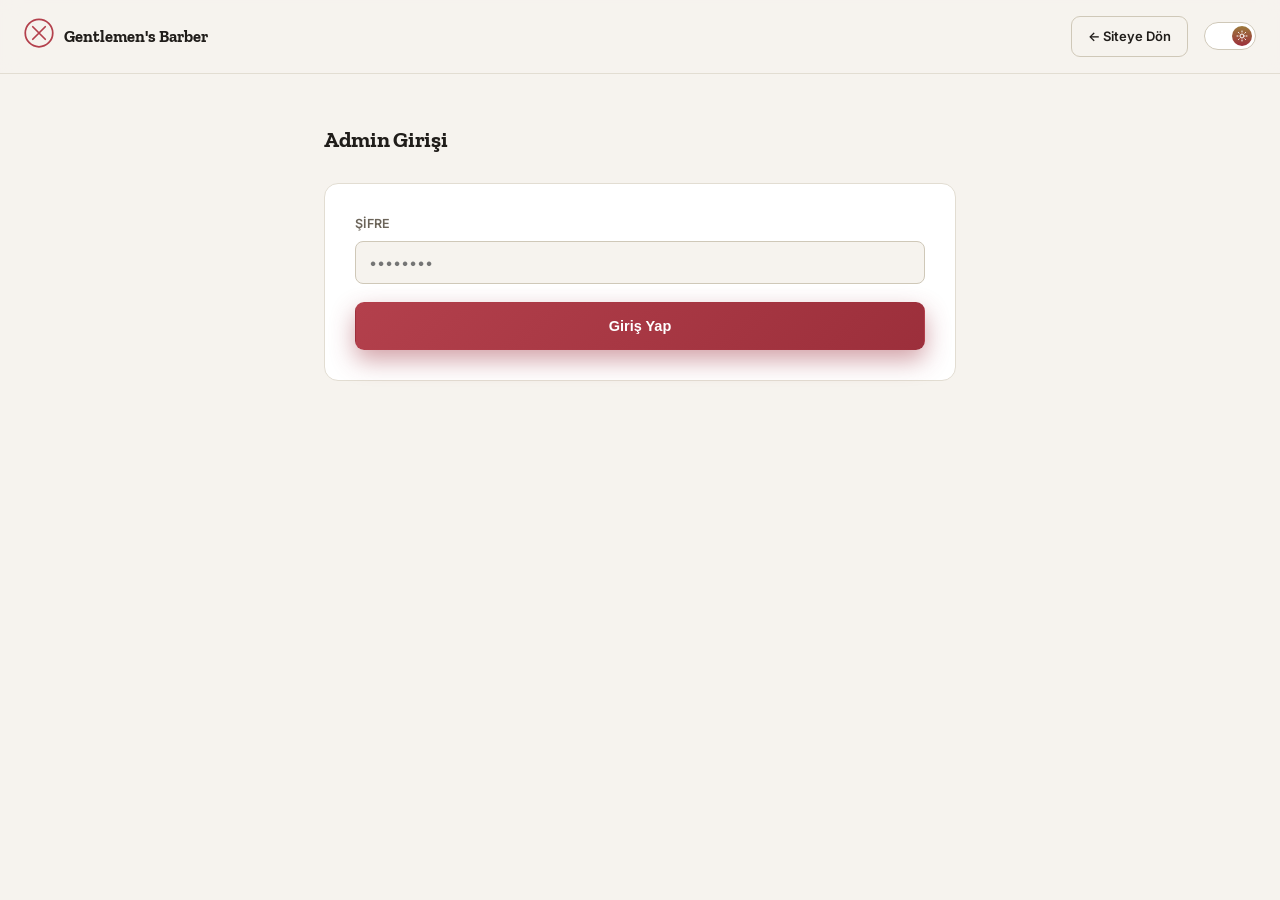
<file: gentlemens-barber/admin.html>
<!DOCTYPE html>
<html lang="tr">
<head>
<meta charset="UTF-8">
<meta name="viewport" content="width=device-width, initial-scale=1.0">
<title>Admin — Gentlemen's Barber Kuaför</title>
<link rel="preconnect" href="https://fonts.googleapis.com">
<link href="https://fonts.googleapis.com/css2?family=Zilla+Slab:wght@500;700&family=Inter:wght@400;500;600;700&display=swap" rel="stylesheet">
<link rel="stylesheet" href="css/style.css">
</head>
<body>

  <nav class="navbar">
    <a class="nav-brand" href="index.html">
      <span class="logo-mark js-logo-icon"></span>
      <span class="js-shop-short">Gentlemen's Barber</span>
    </a>
    <div class="nav-right">
      <a class="btn btn-outline btn-sm" href="index.html">← Siteye Dön</a>
      <button class="theme-toggle" id="theme-toggle" aria-label="Temayı değiştir"></button>
    </div>
  </nav>

  <div class="admin-wrap">

    <div id="login-view">
      <div class="admin-header">
        <h2>Admin Girişi</h2>
      </div>
      <div class="card">
        <form id="admin-login-form">
          <div class="field">
            <label>Şifre</label>
            <input type="password" id="admin-pass" required placeholder="••••••••">
          </div>
          <div class="submit-row">
            <button type="submit" class="btn btn-primary">Giriş Yap</button>
          </div>
          <div id="admin-login-msg"></div>
        </form>
      </div>
    </div>

    <div id="panel-view" style="display:none;">
      <div class="admin-header">
        <h2>Randevular</h2>
        <div style="display:flex; gap:16px; align-items:center;">
          <button class="link-btn" id="refresh-btn">Yenile</button>
          <button class="link-btn" id="logout-btn">Çıkış</button>
        </div>
      </div>
      <div id="admin-list"></div>
    </div>

  </div>

  <script src="js/config.js"></script>
  <script src="js/icons.js"></script>
  <script src="js/utils.js"></script>
  <script src="js/theme.js"></script>
  <script src="js/admin.js"></script>
  <script>
    document.addEventListener('DOMContentLoaded', function(){
      document.querySelectorAll('.js-logo-icon').forEach(el => el.innerHTML = logoMarkSVG());
    });
  </script>
</body>
</html>
</file>
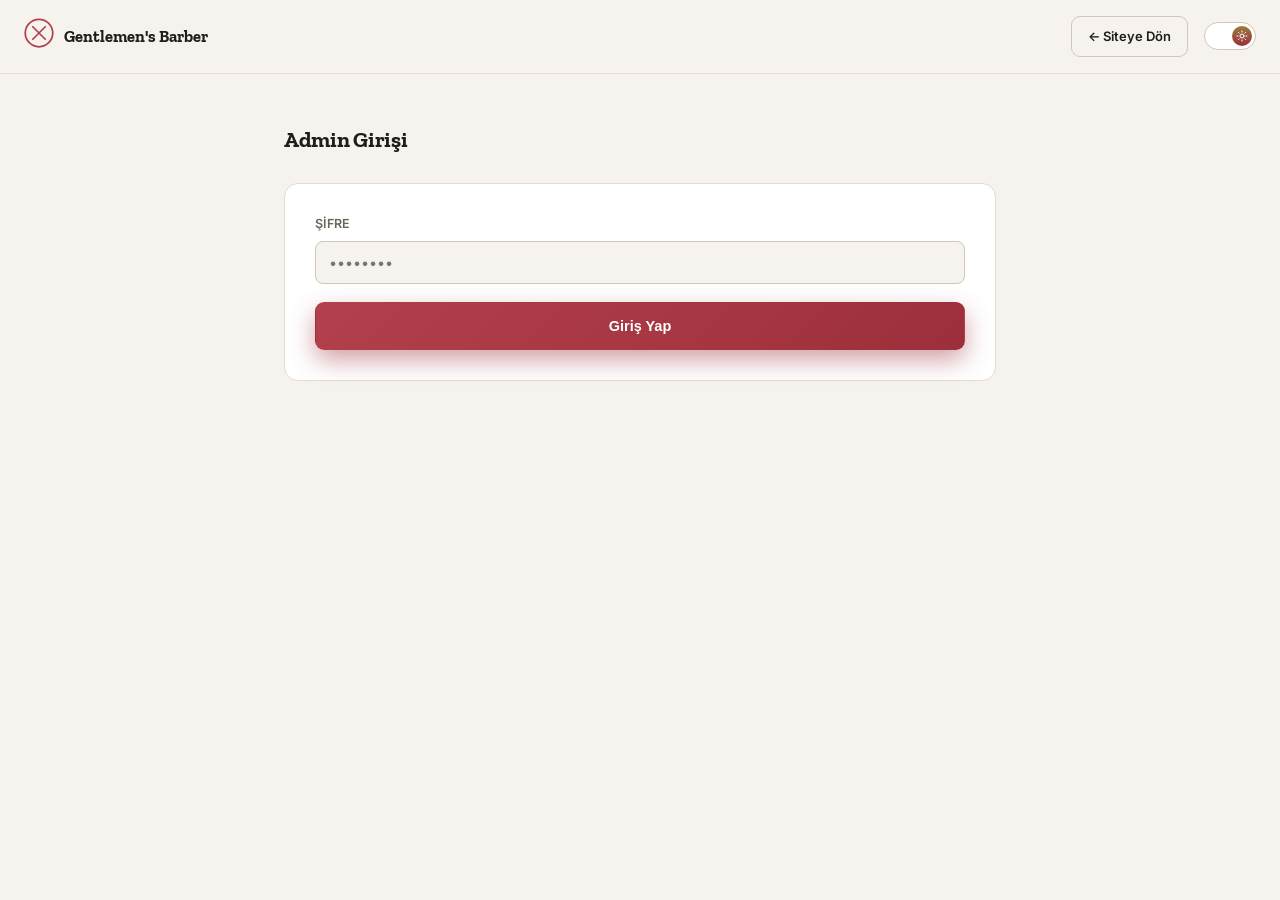
<file: gentlemenssssss/gentlemens-barber/admin.html>
<!DOCTYPE html>
<html lang="tr">
<head>
<meta charset="UTF-8">
<meta name="viewport" content="width=device-width, initial-scale=1.0">
<title>Admin — Gentlemen's Barber Kuaför</title>
<link rel="preconnect" href="https://fonts.googleapis.com">
<link href="https://fonts.googleapis.com/css2?family=Zilla+Slab:wght@500;700&family=Inter:wght@400;500;600;700&display=swap" rel="stylesheet">
<link rel="stylesheet" href="css/style.css">
</head>
<body>

  <nav class="navbar">
    <a class="nav-brand" href="index.html">
      <span class="logo-mark js-logo-icon"></span>
      <span class="js-shop-short">Gentlemen's Barber</span>
    </a>
    <div class="nav-right">
      <a class="btn btn-outline btn-sm" href="index.html">← Siteye Dön</a>
      <button class="theme-toggle" id="theme-toggle" aria-label="Temayı değiştir"></button>
    </div>
  </nav>

  <div class="admin-wrap">

    <div id="login-view">
      <div class="admin-header">
        <h2>Admin Girişi</h2>
      </div>
      <div class="card">
        <form id="admin-login-form">
          <div class="field">
            <label>Şifre</label>
            <input type="password" id="admin-pass" required placeholder="••••••••">
          </div>
          <div class="submit-row">
            <button type="submit" class="btn btn-primary">Giriş Yap</button>
          </div>
          <div id="admin-login-msg"></div>
        </form>
      </div>
    </div>

    <div id="panel-view" style="display:none;">
      <div class="admin-header">
        <h2>Randevular</h2>
        <div style="display:flex; gap:16px; align-items:center;">
          <button class="link-btn" id="refresh-btn">Yenile</button>
          <button class="link-btn" id="logout-btn">Çıkış</button>
        </div>
      </div>

      <div class="admin-summary" id="admin-summary"></div>

      <div class="admin-toolbar">
        <div class="admin-filter-group">
          <label for="admin-barber-filter">Berber</label>
          <select id="admin-barber-filter">
            <option value="all">Tümü</option>
          </select>
        </div>
        <div class="admin-filter-group">
          <label for="admin-date-filter">Tarih</label>
          <input type="date" id="admin-date-filter" />
        </div>
      </div>

      <div id="admin-list"></div>
    </div>

  </div>

  <script src="js/config.js"></script>
  <script src="js/icons.js"></script>
  <script src="js/utils.js"></script>
  <script src="js/theme.js"></script>
  <script src="js/admin.js"></script>
  <script>
    document.addEventListener('DOMContentLoaded', function(){
      document.querySelectorAll('.js-logo-icon').forEach(el => el.innerHTML = logoMarkSVG());
    });
  </script>
</body>
</html>
</file>
<file: gentlemens-barber/css/style.css>
/* ============================================================
   style.css — Gentlemen's Barber Kuaför
   data-theme="light" -> açık tema, aksi halde (varsayılan) koyu tema
   ============================================================ */

:root{
  --bg: #121317;
  --bg-elevated: #1b1c22;
  --bg-card: #1f2027;
  --border: #2e2f38;
  --border-strong: #3a3b46;

  --burgundy: #b3404c;
  --burgundy-bright: #d15965;
  --brass: #c9a15a;

  --text: #f1efe9;
  --text-muted: #9b9aa3;

  --danger: #d15965;
  --success: #6fae72;

  --shadow: rgba(0,0,0,0.35);
}
html[data-theme="light"]{
  --bg: #f6f3ee;
  --bg-elevated: #ffffff;
  --bg-card: #ffffff;
  --border: #e2ddd2;
  --border-strong: #cfc8b8;

  --burgundy: #9c2f3b;
  --burgundy-bright: #b3404c;
  --brass: #9c7a3c;

  --text: #201d1a;
  --text-muted: #6b6459;

  --danger: #b3404c;
  --success: #3f7d47;

  --shadow: rgba(30,25,15,0.12);
}

*{ box-sizing: border-box; }
html,body{ margin:0; padding:0; }
html{ scroll-behavior: smooth; }
body{
  background: var(--bg);
  color: var(--text);
  font-family: 'Inter', sans-serif;
  line-height: 1.6;
  min-height: 100vh;
  transition: background .25s ease, color .25s ease;
}
h1,h2,h3,.display{
  font-family: 'Zilla Slab', serif;
  font-weight: 700;
  margin: 0;
  letter-spacing: -0.3px;
}
a{ color: inherit; }
img{ max-width: 100%; display:block; }
.wrap{ max-width: 1120px; margin: 0 auto; padding: 0 24px; }
.wrap-narrow{ max-width: 760px; margin: 0 auto; padding: 0 24px; }

/* ---------- Nav ---------- */
.navbar{
  position: sticky; top: 0; z-index: 50;
  display:flex; align-items:center; justify-content: space-between;
  padding: 16px 24px;
  background: color-mix(in srgb, var(--bg) 85%, transparent);
  backdrop-filter: blur(10px);
  border-bottom: 1px solid var(--border);
}
.nav-brand{
  display:flex; align-items:center; gap: 10px;
  font-family:'Zilla Slab', serif; font-weight: 700; font-size: 16.5px;
  text-decoration:none; color: var(--text);
}
.nav-brand .logo-mark{ color: var(--burgundy-bright); }
.nav-links{ display:flex; gap: 26px; list-style:none; margin:0; padding:0; }
.nav-links a{ text-decoration:none; color: var(--text-muted); font-size: 14px; font-weight: 500; transition: color .15s ease; }
.nav-links a:hover{ color: var(--burgundy-bright); }
.nav-right{ display:flex; align-items:center; gap: 16px; }
@media (max-width: 780px){ .nav-links{ display:none; } }

.theme-toggle{
  position: relative; width: 52px; height: 28px; border-radius: 999px;
  border: 1px solid var(--border-strong); background: var(--bg-elevated);
  cursor: pointer; padding: 3px; display:flex; align-items:center; flex-shrink:0;
}
.theme-toggle .knob{
  width: 20px; height: 20px; border-radius: 50%;
  background: linear-gradient(180deg, var(--brass), var(--burgundy));
  display:flex; align-items:center; justify-content:center; color: #fff;
  transition: transform .25s ease; transform: translateX(0);
}
html[data-theme="light"] .theme-toggle .knob{ transform: translateX(24px); }
.theme-toggle svg{ width: 12px; height: 12px; }

/* ---------- Hero ---------- */
.hero{ padding: 60px 24px 60px; }
.hero-grid{ display:grid; grid-template-columns: 1.05fr 0.95fr; gap: 48px; align-items:center; }
.eyebrow{
  display:inline-flex; align-items:center; gap: 8px;
  color: var(--burgundy-bright); font-size: 13px; font-weight: 600; letter-spacing: 1.5px;
  margin-bottom: 16px; text-transform: uppercase;
}
.eyebrow::before{ content:''; width: 22px; height: 2px; background: var(--burgundy-bright); display:inline-block; }
.hero h1{ font-size: clamp(32px, 4.6vw, 50px); line-height: 1.1; margin-bottom: 18px; }
.hero h1 span{ color: var(--burgundy-bright); }
.hero p.lead{ color: var(--text-muted); font-size: 16px; max-width: 480px; margin-bottom: 28px; }
.hero-actions{ display:flex; gap: 14px; flex-wrap: wrap; margin-bottom: 36px; }
.hero-photo-wrap{ position:relative; }
.hero-photo{
  width: 100%; aspect-ratio: 4/5; object-fit: cover; border-radius: 16px;
  box-shadow: 0 30px 60px var(--shadow); border: 1px solid var(--border);
  filter: saturate(0.92);
}
.hero-badge{
  position:absolute; bottom: -18px; left: -18px;
  background: var(--bg-card); border: 1px solid var(--border);
  border-radius: 14px; padding: 14px 18px; box-shadow: 0 14px 30px var(--shadow);
  display:flex; align-items:center; gap: 10px;
}
.hero-badge .stars{ color: var(--brass); display:flex; gap:2px; }
.hero-badge .num{ font-family:'Zilla Slab', serif; font-weight:700; font-size: 18px; }
.hero-badge .sub{ font-size: 11.5px; color: var(--text-muted); }

.stat-row{ display:flex; gap: 34px; flex-wrap: wrap; }
.stat .num{ font-family:'Zilla Slab', serif; font-size: 26px; font-weight: 700; color: var(--burgundy-bright); }
.stat .label{ font-size: 12.5px; color: var(--text-muted); letter-spacing: 0.2px; }

@media (max-width: 860px){
  .hero-grid{ grid-template-columns: 1fr; }
  .hero-photo-wrap{ order: -1; }
  .hero-photo{ aspect-ratio: 16/10; }
  .hero-badge{ left: 16px; bottom: -16px; }
}

/* ---------- Buttons ---------- */
.btn{
  display:inline-flex; align-items:center; justify-content:center; gap: 8px;
  padding: 13px 26px; border-radius: 9px; font-weight: 600; font-size: 14.5px;
  cursor: pointer; text-decoration:none; border: 1px solid transparent;
  transition: transform .15s ease, box-shadow .15s ease, background .15s ease, border-color .15s ease;
}
.btn:active{ transform: translateY(1px); }
.btn-primary{
  background: linear-gradient(135deg, var(--burgundy-bright), var(--burgundy));
  color: #fff; box-shadow: 0 10px 24px color-mix(in srgb, var(--burgundy) 45%, transparent);
}
.btn-primary:hover{ transform: translateY(-1px); }
.btn-outline{ background: transparent; border-color: var(--border-strong); color: var(--text); }
.btn-outline:hover{ border-color: var(--burgundy-bright); color: var(--burgundy-bright); }
.btn-sm{ padding: 9px 16px; font-size: 13px; }

/* ---------- Section shell ---------- */
section.block{ padding: 76px 24px; }
section.block.alt{ background: var(--bg-elevated); }
.section-head{ margin-bottom: 44px; max-width: 600px; }
.section-head.center{ margin-left:auto; margin-right:auto; text-align:center; }
.section-head h2{ font-size: clamp(26px, 3.6vw, 34px); margin-top: 8px; }
.section-head p{ color: var(--text-muted); margin-top: 10px; font-size: 15px; }

.reveal{ opacity:0; transform: translateY(20px); transition: opacity .6s ease, transform .6s ease; }
.reveal.in-view{ opacity:1; transform: translateY(0); }

/* ---------- Why-us cards ---------- */
.why-grid{ display:grid; grid-template-columns: repeat(4, 1fr); gap: 20px; }
.why-card{
  background: var(--bg-card); border: 1px solid var(--border); border-radius: 14px;
  padding: 24px 20px;
}
.why-card .icon{
  width: 42px; height: 42px; border-radius: 10px;
  background: color-mix(in srgb, var(--burgundy) 14%, transparent); color: var(--burgundy-bright);
  display:flex; align-items:center; justify-content:center; margin-bottom: 14px;
}
.why-card h3{ font-size: 15.5px; margin-bottom: 6px; }
.why-card p{ font-size: 13px; color: var(--text-muted); margin:0; }
@media (max-width: 900px){ .why-grid{ grid-template-columns: 1fr 1fr; } }
@media (max-width: 540px){ .why-grid{ grid-template-columns: 1fr; } }

/* ---------- Services (card grid) ---------- */
.services-grid{ display:grid; grid-template-columns: repeat(4, 1fr); gap: 18px; }
.service-card{
  background: var(--bg-card); border: 1px solid var(--border); border-radius: 14px;
  padding: 24px 20px; transition: transform .18s ease, border-color .18s ease;
}
.service-card:hover{ transform: translateY(-3px); border-color: var(--burgundy); }
.service-card .icon{
  width: 40px; height: 40px; border-radius: 10px;
  background: color-mix(in srgb, var(--burgundy) 14%, transparent); color: var(--burgundy-bright);
  display:flex; align-items:center; justify-content:center; margin-bottom: 14px;
}
.service-card .tag{ font-size: 11px; color: var(--brass); font-weight:600; letter-spacing: .4px; text-transform:uppercase; margin-bottom: 4px; }
.service-card h3{ font-size: 16.5px; margin-bottom: 6px; }
.service-card .price{ font-family:'Zilla Slab', serif; color: var(--burgundy-bright); font-weight: 700; font-size: 17px; margin-bottom: 6px; }
.service-card p{ color: var(--text-muted); font-size: 13px; margin: 0; }
@media (max-width: 980px){ .services-grid{ grid-template-columns: repeat(2, 1fr); } }
@media (max-width: 560px){ .services-grid{ grid-template-columns: 1fr; } }

/* ---------- Detailed price list ---------- */
.price-list{ display:grid; grid-template-columns: repeat(2, 1fr); gap: 18px; }
.price-item{
  background: var(--bg-card); border: 1px solid var(--border); border-radius: 14px;
  padding: 24px; display:flex; flex-direction:column; gap: 12px;
}
.price-item-top{ display:flex; justify-content:space-between; align-items:flex-start; gap: 10px; }
.price-item .tag{ font-size: 11px; color: var(--brass); font-weight:700; letter-spacing:.4px; text-transform:uppercase; margin-bottom: 4px; }
.price-item h3{ font-size: 18px; }
.price-item .price{ font-family:'Zilla Slab', serif; font-weight:700; color: var(--burgundy-bright); font-size: 22px; white-space:nowrap; }
.price-item p{ color: var(--text-muted); font-size: 13.5px; margin: 0; }
.feature-list{ list-style:none; margin:0; padding:0; display:flex; flex-direction:column; gap: 7px; }
.feature-list li{ display:flex; align-items:center; gap: 8px; font-size: 13px; color: var(--text-muted); }
.feature-list .check{ color: var(--success); flex-shrink:0; }
.price-note{ text-align:center; color: var(--text-muted); font-size: 13px; margin-top: 24px; }
@media (max-width: 720px){ .price-list{ grid-template-columns: 1fr; } }

/* ---------- About ---------- */
.about-grid{ display:grid; grid-template-columns: 0.85fr 1.15fr; gap: 48px; align-items:center; }
.about-photo{ width: 100%; aspect-ratio: 1/1; object-fit: cover; border-radius: 16px; border: 1px solid var(--border); filter: saturate(0.92); }
.about-text p{ color: var(--text-muted); font-size: 15.5px; margin: 0 0 16px; }
.about-text .lead{ font-family:'Zilla Slab', serif; font-size: 21px; font-weight: 700; color: var(--text); margin-bottom: 18px; }
@media (max-width: 860px){ .about-grid{ grid-template-columns: 1fr; } .about-photo{ aspect-ratio: 16/9; } }

/* ---------- Reviews (gerçek Google puanı) ---------- */
.review-card{
  background: var(--bg-card); border: 1px solid var(--border); border-radius: 18px;
  padding: 44px; text-align:center; max-width: 560px; margin: 0 auto;
}
.review-card .stars{ display:flex; justify-content:center; gap: 4px; color: var(--brass); margin-bottom: 14px; }
.review-card .score{ font-family:'Zilla Slab', serif; font-size: 44px; font-weight: 700; }
.review-card .count{ color: var(--text-muted); font-size: 14px; margin-bottom: 22px; }

/* ---------- Booking form ---------- */
.booking-card{ background: var(--bg-card); border: 1px solid var(--border); border-radius: 16px; padding: 36px; border-top: 3px solid var(--burgundy); }
.form-grid{ display:grid; grid-template-columns: 1fr 1fr; gap: 18px; }
.field{ margin-bottom: 18px; }
.field.full{ grid-column: 1 / -1; }
.field label{ display:block; font-size: 12.5px; font-weight: 600; color: var(--text-muted); margin-bottom: 7px; letter-spacing: 0.3px; text-transform: uppercase; }
.field input, .field select{
  width: 100%; background: var(--bg); border: 1px solid var(--border-strong); color: var(--text);
  padding: 12px 13px; border-radius: 8px; font-size: 14.5px; font-family: 'Inter', sans-serif;
}
.field input:focus, .field select:focus{ outline: none; border-color: var(--burgundy-bright); }
.date-row{ display:grid; grid-template-columns: 1fr 1fr 1fr; gap: 10px; }
@media (max-width: 640px){ .form-grid{ grid-template-columns: 1fr; } }
.submit-row{ margin-top: 8px; }
.submit-row .btn{ width: 100%; padding: 15px; }
.msg{ text-align:center; padding: 13px; border-radius: 8px; margin-top: 16px; font-size: 14px; }
.msg.ok{ background: color-mix(in srgb, var(--success) 16%, transparent); border: 1px solid var(--success); color: var(--success); }
.msg.err{ background: color-mix(in srgb, var(--danger) 14%, transparent); border: 1px solid var(--danger); color: var(--danger); }

/* ---------- Contact ---------- */
.contact-grid{ display:grid; grid-template-columns: 1fr 1fr; gap: 40px; align-items:start; }
.contact-info-item{ display:flex; gap: 14px; margin-bottom: 22px; }
.contact-info-item .icon{
  width: 40px; height: 40px; border-radius: 10px; flex-shrink:0;
  background: color-mix(in srgb, var(--burgundy) 14%, transparent); color: var(--burgundy-bright);
  display:flex; align-items:center; justify-content:center;
}
.contact-info-item h4{ font-size: 14.5px; margin-bottom: 4px; }
.contact-info-item p, .contact-info-item a{ font-size: 13.5px; color: var(--text-muted); margin: 0 0 3px; text-decoration:none; display:block; }
.contact-info-item a:hover{ color: var(--burgundy-bright); }
.map-frame{ width: 100%; height: 320px; border: 1px solid var(--border); border-radius: 14px; filter: grayscale(0.4) contrast(1.05); }
.hours-table{ width:100%; border-collapse: collapse; margin-top: 6px; }
.hours-table td{ padding: 6px 0; font-size: 13.5px; color: var(--text-muted); border-bottom: 1px dashed var(--border); }
.hours-table td:last-child{ text-align:right; color: var(--text); font-weight: 500; }
@media (max-width: 780px){ .contact-grid{ grid-template-columns: 1fr; } }

/* ---------- Footer ---------- */
footer{ border-top: 1px solid var(--border); padding: 56px 24px 32px; }
.footer-grid{ display:grid; grid-template-columns: 1.2fr 0.8fr 0.8fr; gap: 40px; margin-bottom: 36px; }
.footer-col h4{ font-family:'Zilla Slab', serif; font-size: 15px; margin-bottom: 14px; }
.footer-col p{ color: var(--text-muted); font-size: 13.5px; margin-bottom: 8px; }
.footer-col a{ display:block; color: var(--text-muted); font-size: 13.5px; text-decoration:none; margin-bottom: 8px; }
.footer-col a:hover{ color: var(--burgundy-bright); }
.footer-social{ display:flex; gap: 10px; margin-top: 10px; }
.footer-social a{ width: 36px; height: 36px; border-radius: 9px; border: 1px solid var(--border-strong); display:flex; align-items:center; justify-content:center; color: var(--text-muted); }
.footer-social a:hover{ border-color: var(--burgundy-bright); color: var(--burgundy-bright); }
.footer-bottom{
  display:flex; justify-content: space-between; align-items:center; flex-wrap: wrap; gap: 10px;
  padding-top: 22px; border-top: 1px solid var(--border); font-size: 12.5px; color: var(--text-muted);
}
.admin-link{ color: var(--text-muted); text-decoration:none; }
.admin-link:hover{ color: var(--burgundy-bright); }
@media (max-width: 780px){ .footer-grid{ grid-template-columns: 1fr; } }

/* ---------- Sticky CTA (mobil) ---------- */
.sticky-cta{
  position: fixed; bottom: 0; left: 0; right: 0; z-index: 60;
  display:none; gap: 10px; padding: 12px 16px;
  background: var(--bg-elevated); border-top: 1px solid var(--border);
}
@media (max-width: 720px){ .sticky-cta{ display:flex; } body{ padding-bottom: 70px; } }
.sticky-cta .btn{ flex:1; }

/* ---------- Admin ---------- */
.admin-wrap{ max-width: 680px; margin: 0 auto; padding: 48px 24px 80px; }
.admin-header{ display:flex; justify-content: space-between; align-items:center; margin-bottom: 26px; }
.admin-header h2{ font-size: 22px; }
.link-btn{ background:none; border:none; color: var(--text-muted); font-family:'Inter',sans-serif; font-size: 13px; cursor:pointer; text-decoration: underline; }
.link-btn:hover{ color: var(--burgundy-bright); }
.card{ background: var(--bg-card); border: 1px solid var(--border); border-radius: 14px; padding: 30px; }
.appt-item{ background: var(--bg-card); border: 1px solid var(--border); border-radius: 12px; padding: 16px 18px; margin-bottom: 12px; display:flex; justify-content: space-between; align-items:center; gap: 14px; }
.appt-date{ font-family:'Zilla Slab', serif; color: var(--burgundy-bright); font-weight: 700; font-size: 15px; min-width: 128px; }
.appt-details{ flex:1; }
.appt-details .name{ font-weight:600; font-size: 14.5px; }
.appt-details .meta{ color: var(--text-muted); font-size: 13px; margin-top:2px; }
.del-btn{ background: none; border: 1px solid var(--border-strong); color: var(--danger); border-radius: 8px; padding: 7px 12px; font-size: 12.5px; cursor: pointer; white-space: nowrap; }
.del-btn:hover{ background: color-mix(in srgb, var(--danger) 12%, transparent); }
.empty-state{ text-align:center; color: var(--text-muted); padding: 40px 20px; border: 1px dashed var(--border-strong); border-radius: 12px; font-size: 14px; }
.day-divider{ color: var(--burgundy-bright); font-size: 12.5px; font-weight: 700; letter-spacing: 1.2px; margin: 24px 0 10px; padding-bottom: 6px; border-bottom: 1px solid var(--border); }
.day-divider:first-child{ margin-top: 0; }
.loading{ text-align:center; color: var(--text-muted); padding: 40px; font-size: 14px; }
</file>
<file: gentlemenssssss/gentlemens-barber/css/style.css>
/* ============================================================
   style.css — Gentlemen's Barber Kuaför
   data-theme="light" -> açık tema, aksi halde (varsayılan) koyu tema
   ============================================================ */

:root{
  --bg: #121317;
  --bg-elevated: #1b1c22;
  --bg-card: #1f2027;
  --border: #2e2f38;
  --border-strong: #3a3b46;

  --burgundy: #b3404c;
  --burgundy-bright: #d15965;
  --brass: #c9a15a;

  --text: #f1efe9;
  --text-muted: #9b9aa3;

  --danger: #d15965;
  --success: #6fae72;

  --shadow: rgba(0,0,0,0.35);
}
html[data-theme="light"]{
  --bg: #f6f3ee;
  --bg-elevated: #ffffff;
  --bg-card: #ffffff;
  --border: #e2ddd2;
  --border-strong: #cfc8b8;

  --burgundy: #9c2f3b;
  --burgundy-bright: #b3404c;
  --brass: #9c7a3c;

  --text: #201d1a;
  --text-muted: #6b6459;

  --danger: #b3404c;
  --success: #3f7d47;

  --shadow: rgba(30,25,15,0.12);
}

*{ box-sizing: border-box; }
html,body{ margin:0; padding:0; }
html{ scroll-behavior: smooth; }
body{
  background: var(--bg);
  color: var(--text);
  font-family: 'Inter', sans-serif;
  line-height: 1.6;
  min-height: 100vh;
  transition: background .25s ease, color .25s ease;
}
body::selection{ background: var(--burgundy-bright); color:#fff; }
h1,h2,h3,.display{
  font-family: 'Zilla Slab', serif;
  font-weight: 700;
  margin: 0;
  letter-spacing: -0.3px;
}
a{ color: inherit; }
img{ max-width: 100%; display:block; }
.wrap{ max-width: 1120px; margin: 0 auto; padding: 0 24px; }
.wrap-narrow{ max-width: 760px; margin: 0 auto; padding: 0 24px; }

/* ---------- Nav ---------- */
.navbar{
  position: sticky; top: 0; z-index: 50;
  display:flex; align-items:center; justify-content: space-between;
  padding: 16px 24px;
  background: color-mix(in srgb, var(--bg) 85%, transparent);
  backdrop-filter: blur(10px);
  border-bottom: 1px solid var(--border);
}
.nav-brand{
  display:flex; align-items:center; gap: 10px;
  font-family:'Zilla Slab', serif; font-weight: 700; font-size: 16.5px;
  text-decoration:none; color: var(--text);
}
.language-select{ display:flex; align-items:center; gap:2px; background: var(--bg-card); border: 1px solid var(--border); border-radius: 8px; padding: 2px; }
.language-select button{ display:inline-flex; align-items:center; gap:4px; border:0; border-radius:6px; padding:5px 6px; background:transparent; color:var(--text-muted); font:600 11px 'Inter', sans-serif; cursor:pointer; }
.language-select button.active{ background:var(--burgundy); color:#fff; }
.language-flag{ font-size:16px; line-height:1; }
.nav-brand .logo-mark{ color: var(--burgundy-bright); }
.nav-links{ display:flex; gap: 26px; list-style:none; margin:0; padding:0; }
.nav-links a{ text-decoration:none; color: var(--text-muted); font-size: 14px; font-weight: 500; transition: color .15s ease; }
.nav-links a:hover{ color: var(--burgundy-bright); }
.nav-right{ display:flex; align-items:center; gap: 16px; }
@media (max-width: 780px){ .nav-links{ display:none; } }

.theme-toggle{
  position: relative; width: 52px; height: 28px; border-radius: 999px;
  border: 1px solid var(--border-strong); background: var(--bg-elevated);
  cursor: pointer; padding: 3px; display:flex; align-items:center; flex-shrink:0;
}
.theme-toggle .knob{
  width: 20px; height: 20px; border-radius: 50%;
  background: linear-gradient(180deg, var(--brass), var(--burgundy));
  display:flex; align-items:center; justify-content:center; color: #fff;
  transition: transform .25s ease; transform: translateX(0);
}
html[data-theme="light"] .theme-toggle .knob{ transform: translateX(24px); }
.theme-toggle svg{ width: 12px; height: 12px; }

/* ---------- Hero ---------- */
.hero{ padding: 60px 24px 60px; }
.hero{ background: radial-gradient(circle at 82% 18%, color-mix(in srgb, var(--burgundy) 16%, transparent), transparent 30%), linear-gradient(180deg, color-mix(in srgb, var(--bg-elevated) 28%, transparent), transparent 72%); }
.hero-grid{ display:grid; grid-template-columns: 1.05fr 0.95fr; gap: 48px; align-items:center; min-height: 570px; }
.eyebrow{
  display:inline-flex; align-items:center; gap: 8px;
  color: var(--burgundy-bright); font-size: 13px; font-weight: 600; letter-spacing: 1.5px;
  margin-bottom: 16px; text-transform: uppercase;
}
.eyebrow::before{ content:''; width: 22px; height: 2px; background: var(--burgundy-bright); display:inline-block; }
.hero h1{ font-size: clamp(32px, 4.6vw, 50px); line-height: 1.1; margin-bottom: 18px; }
.hero h1 span{ color: var(--burgundy-bright); }
.hero p.lead{ color: var(--text-muted); font-size: 16px; max-width: 480px; margin-bottom: 28px; }
.hero-actions{ display:flex; gap: 14px; flex-wrap: wrap; margin-bottom: 36px; }
.hero-photo-wrap{ position:relative; }
.hero-photo{
  width: 100%; aspect-ratio: 4/5; object-fit: cover; border-radius: 16px;
  box-shadow: 0 30px 60px var(--shadow), 14px 14px 0 color-mix(in srgb, var(--brass) 22%, transparent); border: 1px solid var(--border);
  filter: saturate(0.92);
}
.hero-badge{
  position:absolute; bottom: -18px; left: -18px;
  background: var(--bg-card); border: 1px solid var(--border);
  border-radius: 14px; padding: 14px 18px; box-shadow: 0 14px 30px var(--shadow);
  display:flex; align-items:center; gap: 10px;
}
.hero-badge .stars{ color: var(--brass); display:flex; gap:2px; }
.hero-badge .num{ font-family:'Zilla Slab', serif; font-weight:700; font-size: 18px; }
.hero-badge .sub{ font-size: 11.5px; color: var(--text-muted); }

.stat-row{ display:flex; gap: 34px; flex-wrap: wrap; }
.stat .num{ font-family:'Zilla Slab', serif; font-size: 26px; font-weight: 700; color: var(--burgundy-bright); }
.stat .label{ font-size: 12.5px; color: var(--text-muted); letter-spacing: 0.2px; }

.trust-strip{ border-top:1px solid var(--border); border-bottom:1px solid var(--border); background:var(--bg-elevated); }
.trust-strip-inner{ display:grid; grid-template-columns:repeat(3, 1fr); gap:24px; padding-top:22px; padding-bottom:22px; }
.trust-item{ display:flex; align-items:center; gap:12px; }
.trust-mark{ color:var(--brass); font:700 12px 'Zilla Slab', serif; letter-spacing:1px; }
.trust-item strong, .trust-item span{ display:block; }
.trust-item strong{ font:700 14px 'Zilla Slab', serif; }
.trust-item div span{ color:var(--text-muted); font-size:11.5px; }

@media (max-width: 860px){
  .hero-grid{ grid-template-columns: 1fr; }
  .hero-photo-wrap{ order: -1; }
  .hero-photo{ aspect-ratio: 16/10; }
  .hero-badge{ left: 16px; bottom: -16px; }
}

/* ---------- Buttons ---------- */
.btn{
  display:inline-flex; align-items:center; justify-content:center; gap: 8px;
  padding: 13px 26px; border-radius: 9px; font-weight: 600; font-size: 14.5px;
  cursor: pointer; text-decoration:none; border: 1px solid transparent;
  transition: transform .15s ease, box-shadow .15s ease, background .15s ease, border-color .15s ease;
}
.btn:active{ transform: translateY(1px); }
.btn-primary{
  background: linear-gradient(135deg, var(--burgundy-bright), var(--burgundy));
  color: #fff; box-shadow: 0 10px 24px color-mix(in srgb, var(--burgundy) 45%, transparent);
}
.btn-primary:hover{ transform: translateY(-1px); }
.btn-primary:hover{ box-shadow: 0 14px 30px color-mix(in srgb, var(--burgundy) 55%, transparent); }
.btn-outline{ background: transparent; border-color: var(--border-strong); color: var(--text); }
.btn-outline:hover{ border-color: var(--burgundy-bright); color: var(--burgundy-bright); }
.btn-sm{ padding: 9px 16px; font-size: 13px; }

/* ---------- Section shell ---------- */
section.block{ padding: 76px 24px; }
section.block.alt{ background: var(--bg-elevated); }
.section-head{ margin-bottom: 44px; max-width: 600px; }
.section-head.center{ margin-left:auto; margin-right:auto; text-align:center; }
.section-head h2{ font-size: clamp(26px, 3.6vw, 34px); margin-top: 8px; }
.section-head p{ color: var(--text-muted); margin-top: 10px; font-size: 15px; }
.section-head h2{ position:relative; }

.reveal{ opacity:0; transform: translateY(20px); transition: opacity .6s ease, transform .6s ease; }
.reveal.in-view{ opacity:1; transform: translateY(0); }

/* ---------- Why-us cards ---------- */
.why-grid{ display:grid; grid-template-columns: repeat(4, 1fr); gap: 20px; }
.why-card{
  background: var(--bg-card); border: 1px solid var(--border); border-radius: 14px;
  padding: 26px 22px; box-shadow: 0 12px 28px var(--shadow); transition:transform .2s ease, border-color .2s ease;
}
.why-card:hover{ transform:translateY(-4px); border-color:var(--border-strong); }
.why-card .icon{
  width: 42px; height: 42px; border-radius: 10px;
  background: color-mix(in srgb, var(--burgundy) 14%, transparent); color: var(--burgundy-bright);
  display:flex; align-items:center; justify-content:center; margin-bottom: 14px;
}
.why-card h3{ font-size: 15.5px; margin-bottom: 6px; }
.why-card p{ font-size: 13px; color: var(--text-muted); margin:0; }
@media (max-width: 900px){ .why-grid{ grid-template-columns: 1fr 1fr; } }
@media (max-width: 540px){ .why-grid{ grid-template-columns: 1fr; } }

/* ---------- Services (card grid) ---------- */
.services-grid{ display:grid; grid-template-columns: repeat(4, 1fr); gap: 18px; }
.service-card{
  background: var(--bg-card); border: 1px solid var(--border); border-radius: 14px;
  padding: 24px 20px; transition: transform .18s ease, border-color .18s ease, box-shadow .18s ease; box-shadow: 0 12px 28px var(--shadow);
}
.service-card:hover{ transform: translateY(-5px); border-color: var(--burgundy); box-shadow:0 18px 34px var(--shadow); }
.service-card .icon{
  width: 40px; height: 40px; border-radius: 10px;
  background: color-mix(in srgb, var(--burgundy) 14%, transparent); color: var(--burgundy-bright);
  display:flex; align-items:center; justify-content:center; margin-bottom: 14px;
}
.service-card .tag{ font-size: 11px; color: var(--brass); font-weight:600; letter-spacing: .4px; text-transform:uppercase; margin-bottom: 4px; }
.service-card h3{ font-size: 16.5px; margin-bottom: 6px; }
.service-card .price{ font-family:'Zilla Slab', serif; color: var(--burgundy-bright); font-weight: 700; font-size: 17px; margin-bottom: 6px; }
.service-card p{ color: var(--text-muted); font-size: 13px; margin: 0; }
@media (max-width: 980px){ .services-grid{ grid-template-columns: repeat(2, 1fr); } }
@media (max-width: 560px){ .services-grid{ grid-template-columns: 1fr; } }

/* ---------- Detailed price list ---------- */
.price-list{ display:grid; grid-template-columns: repeat(2, 1fr); gap: 18px; }
.price-item{
  background: var(--bg-card); border: 1px solid var(--border); border-radius: 14px;
  padding: 24px; display:flex; flex-direction:column; gap: 12px; box-shadow: 0 12px 28px var(--shadow); transition:transform .2s ease, border-color .2s ease;
}
.price-item:hover{ transform:translateY(-4px); border-color:var(--border-strong); }
.price-item-top{ display:flex; justify-content:space-between; align-items:flex-start; gap: 10px; }
.price-item .tag{ font-size: 11px; color: var(--brass); font-weight:700; letter-spacing:.4px; text-transform:uppercase; margin-bottom: 4px; }
.price-item h3{ font-size: 18px; }
.price-item .price{ font-family:'Zilla Slab', serif; font-weight:700; color: var(--burgundy-bright); font-size: 22px; white-space:nowrap; }
.price-item p{ color: var(--text-muted); font-size: 13.5px; margin: 0; }
.feature-list{ list-style:none; margin:0; padding:0; display:flex; flex-direction:column; gap: 7px; }
.feature-list li{ display:flex; align-items:center; gap: 8px; font-size: 13px; color: var(--text-muted); }
.feature-list .check{ color: var(--success); flex-shrink:0; }
.price-note{ text-align:center; color: var(--text-muted); font-size: 13px; margin-top: 24px; }
@media (max-width: 720px){ .price-list{ grid-template-columns: 1fr; } }

/* ---------- About ---------- */
.about-grid{ display:grid; grid-template-columns: 0.85fr 1.15fr; gap: 48px; align-items:center; }
.about-photo{ width: 100%; aspect-ratio: 1/1; object-fit: cover; border-radius: 16px; border: 1px solid var(--border); filter: saturate(0.92); }
.about-text p{ color: var(--text-muted); font-size: 15.5px; margin: 0 0 16px; }
.about-text .lead{ font-family:'Zilla Slab', serif; font-size: 21px; font-weight: 700; color: var(--text); margin-bottom: 18px; }
@media (max-width: 860px){ .about-grid{ grid-template-columns: 1fr; } .about-photo{ aspect-ratio: 16/9; } }

/* ---------- Reviews (gerçek Google puanı) ---------- */
.review-card{
  background: var(--bg-card); border: 1px solid var(--border); border-radius: 18px;
  padding: 44px; text-align:center; max-width: 560px; margin: 0 auto;
}
.review-card .stars{ display:flex; justify-content:center; gap: 4px; color: var(--brass); margin-bottom: 14px; }
.review-card .score{ font-family:'Zilla Slab', serif; font-size: 44px; font-weight: 700; }
.review-card .count{ color: var(--text-muted); font-size: 14px; margin-bottom: 22px; }

/* ---------- Booking form ---------- */
.booking-card{ background: var(--bg-card); border: 1px solid var(--border); border-radius: 16px; padding: 36px; border-top: 3px solid var(--burgundy); }
.booking-card{ box-shadow:0 18px 42px var(--shadow); }
.form-grid{ display:grid; grid-template-columns: 1fr 1fr; gap: 18px; }
.field{ margin-bottom: 18px; }
.field.full{ grid-column: 1 / -1; }
.field label{ display:block; font-size: 12.5px; font-weight: 600; color: var(--text-muted); margin-bottom: 7px; letter-spacing: 0.3px; text-transform: uppercase; }
.field input, .field select{
  width: 100%; background: var(--bg); border: 1px solid var(--border-strong); color: var(--text);
  padding: 12px 13px; border-radius: 8px; font-size: 14.5px; font-family: 'Inter', sans-serif;
}
.field input:focus, .field select:focus{ outline: none; border-color: var(--burgundy-bright); }
.date-row{ display:grid; grid-template-columns: 1fr 1fr 1fr; gap: 10px; }
@media (max-width: 640px){ .form-grid{ grid-template-columns: 1fr; } }
.submit-row{ margin-top: 8px; }
.submit-row .btn{ width: 100%; padding: 15px; }
.msg{ text-align:center; padding: 13px; border-radius: 8px; margin-top: 16px; font-size: 14px; }
.msg.ok{ background: color-mix(in srgb, var(--success) 16%, transparent); border: 1px solid var(--success); color: var(--success); }
.msg.err{ background: color-mix(in srgb, var(--danger) 14%, transparent); border: 1px solid var(--danger); color: var(--danger); }

/* ---------- Contact ---------- */
.contact-grid{ display:grid; grid-template-columns: 1fr 1fr; gap: 40px; align-items:start; }
.contact-info-item{ display:flex; gap: 14px; margin-bottom: 22px; }
.contact-info-item .icon{
  width: 40px; height: 40px; border-radius: 10px; flex-shrink:0;
  background: color-mix(in srgb, var(--burgundy) 14%, transparent); color: var(--burgundy-bright);
  display:flex; align-items:center; justify-content:center;
}
.contact-info-item h4{ font-size: 14.5px; margin-bottom: 4px; }
.contact-info-item p, .contact-info-item a{ font-size: 13.5px; color: var(--text-muted); margin: 0 0 3px; text-decoration:none; display:block; }
.contact-info-item a:hover{ color: var(--burgundy-bright); }
.map-frame{ width: 100%; height: 320px; border: 1px solid var(--border); border-radius: 14px; filter: grayscale(0.4) contrast(1.05); }
.hours-table{ width:100%; border-collapse: collapse; margin-top: 6px; }
.hours-table td{ padding: 6px 0; font-size: 13.5px; color: var(--text-muted); border-bottom: 1px dashed var(--border); }
.hours-table td:last-child{ text-align:right; color: var(--text); font-weight: 500; }
@media (max-width: 780px){ .contact-grid{ grid-template-columns: 1fr; } }

/* ---------- Footer ---------- */
footer{ border-top: 1px solid var(--border); padding: 56px 24px 32px; }
.footer-grid{ display:grid; grid-template-columns: 1.2fr 0.8fr 0.8fr; gap: 40px; margin-bottom: 36px; }
.footer-col h4{ font-family:'Zilla Slab', serif; font-size: 15px; margin-bottom: 14px; }
.footer-col p{ color: var(--text-muted); font-size: 13.5px; margin-bottom: 8px; }
.footer-col a{ display:block; color: var(--text-muted); font-size: 13.5px; text-decoration:none; margin-bottom: 8px; }
.footer-col a:hover{ color: var(--burgundy-bright); }
.footer-social{ display:flex; gap: 10px; margin-top: 10px; }
.footer-social a{ width: 36px; height: 36px; border-radius: 9px; border: 1px solid var(--border-strong); display:flex; align-items:center; justify-content:center; color: var(--text-muted); }
.footer-social a:hover{ border-color: var(--burgundy-bright); color: var(--burgundy-bright); }
.footer-bottom{
  display:flex; justify-content: space-between; align-items:center; flex-wrap: wrap; gap: 10px;
  padding-top: 22px; border-top: 1px solid var(--border); font-size: 12.5px; color: var(--text-muted);
}
.admin-link{ display:inline-flex; align-items:center; justify-content:center; width:34px; height:34px; color: var(--text-muted); text-decoration:none; border:1px solid var(--border); border-radius:50%; transition: color .2s ease, border-color .2s ease, background .2s ease; }
.admin-link .js-admin-icon{ display:inline-flex; }
.admin-link .js-admin-icon svg{ width:18px; height:18px; }
.admin-link:hover{ color: var(--burgundy-bright); }
@media (max-width: 780px){ .footer-grid{ grid-template-columns: 1fr; } }

@media (max-width: 720px){
  .trust-strip-inner{ grid-template-columns:1fr; gap:14px; }
  .trust-item{ padding:4px 0; }
}

/* ---------- Sticky CTA (mobil) ---------- */
.sticky-cta{
  position: fixed; bottom: 0; left: 0; right: 0; z-index: 60;
  display:none; gap: 10px; padding: 12px 16px;
  background: var(--bg-elevated); border-top: 1px solid var(--border);
}
@media (max-width: 720px){ .sticky-cta{ display:flex; } body{ padding-bottom: 70px; } }
.sticky-cta .btn{ flex:1; }

/* ---------- Admin ---------- */
.admin-wrap{ max-width: 760px; margin: 0 auto; padding: 48px 24px 80px; }
.admin-header{ display:flex; justify-content: space-between; align-items:center; margin-bottom: 26px; }
.admin-header h2{ font-size: 22px; }
.link-btn{ background:none; border:none; color: var(--text-muted); font-family:'Inter',sans-serif; font-size: 13px; cursor:pointer; text-decoration: underline; }
.link-btn:hover{ color: var(--burgundy-bright); }
.card{ background: var(--bg-card); border: 1px solid var(--border); border-radius: 14px; padding: 30px; }
.admin-summary{ display:grid; grid-template-columns: repeat(3, minmax(0, 1fr)); gap: 12px; margin: 18px 0 20px; }
.summary-card{ background: var(--bg-card); border: 1px solid var(--border); border-radius: 12px; padding: 16px; display:flex; flex-direction:column; gap: 6px; }
.summary-card span{ color: var(--text-muted); font-size: 11px; text-transform: uppercase; letter-spacing: .8px; }
.summary-card strong{ font-size: 15px; line-height: 1.4; }
.admin-toolbar{ display:flex; gap: 16px; margin: 0 0 18px; flex-wrap: wrap; }
.admin-filter-group{ display:flex; flex-direction:column; gap: 8px; flex: 1; min-width: 180px; }
.admin-filter-group label{ font-size: 11px; text-transform: uppercase; color: var(--text-muted); letter-spacing: .8px; }
.admin-filter-group select, .admin-filter-group input{ width:100%; background: var(--bg); border: 1px solid var(--border-strong); color: var(--text); border-radius: 8px; padding: 10px 12px; font-size: 14px; }
.appt-item{ background: var(--bg-card); border: 1px solid var(--border); border-radius: 12px; padding: 16px 18px; margin-bottom: 12px; display:flex; justify-content: space-between; align-items:center; gap: 14px; }
.appt-date{ font-family:'Zilla Slab', serif; color: var(--burgundy-bright); font-weight: 700; font-size: 15px; min-width: 128px; }
.appt-details{ flex:1; }
.appt-details .name{ font-weight:600; font-size: 14.5px; }
.appt-details .meta{ color: var(--text-muted); font-size: 13px; margin-top:2px; }
.whatsapp-btn{ display:inline-flex; align-items:center; gap:5px; background:#25d366; color:#fff; border-radius:8px; padding:7px 10px; font-size:12.5px; text-decoration:none; white-space:nowrap; }
.whatsapp-btn svg{ width:15px; height:15px; }
.whatsapp-btn:hover{ background:#1ebe5d; }
.del-btn{ background: none; border: 1px solid var(--border-strong); color: var(--danger); border-radius: 8px; padding: 7px 12px; font-size: 12.5px; cursor: pointer; white-space: nowrap; }
.del-btn:hover{ background: color-mix(in srgb, var(--danger) 12%, transparent); }
@media (max-width: 620px){
  .admin-summary{ grid-template-columns: 1fr; }
  .appt-item{ align-items:flex-start; flex-wrap:wrap; }
  .appt-date{ min-width:110px; }
  .appt-details{ min-width:calc(100% - 124px); }
  .whatsapp-btn, .del-btn{ flex:1; text-align:center; justify-content:center; }
}
.empty-state{ text-align:center; color: var(--text-muted); padding: 40px 20px; border: 1px dashed var(--border-strong); border-radius: 12px; font-size: 14px; }
.day-divider{ color: var(--burgundy-bright); font-size: 12.5px; font-weight: 700; letter-spacing: 1.2px; margin: 24px 0 10px; padding-bottom: 6px; border-bottom: 1px solid var(--border); }
.day-divider:first-child{ margin-top: 0; }
.barber-section{ margin-bottom: 28px; }
.barber-divider{ color: var(--brass); font-size: 13px; font-weight: 700; letter-spacing: 1px; margin: 16px 0 12px; text-transform: uppercase; }
.loading{ text-align:center; color: var(--text-muted); padding: 40px; font-size: 14px; }
</file>
